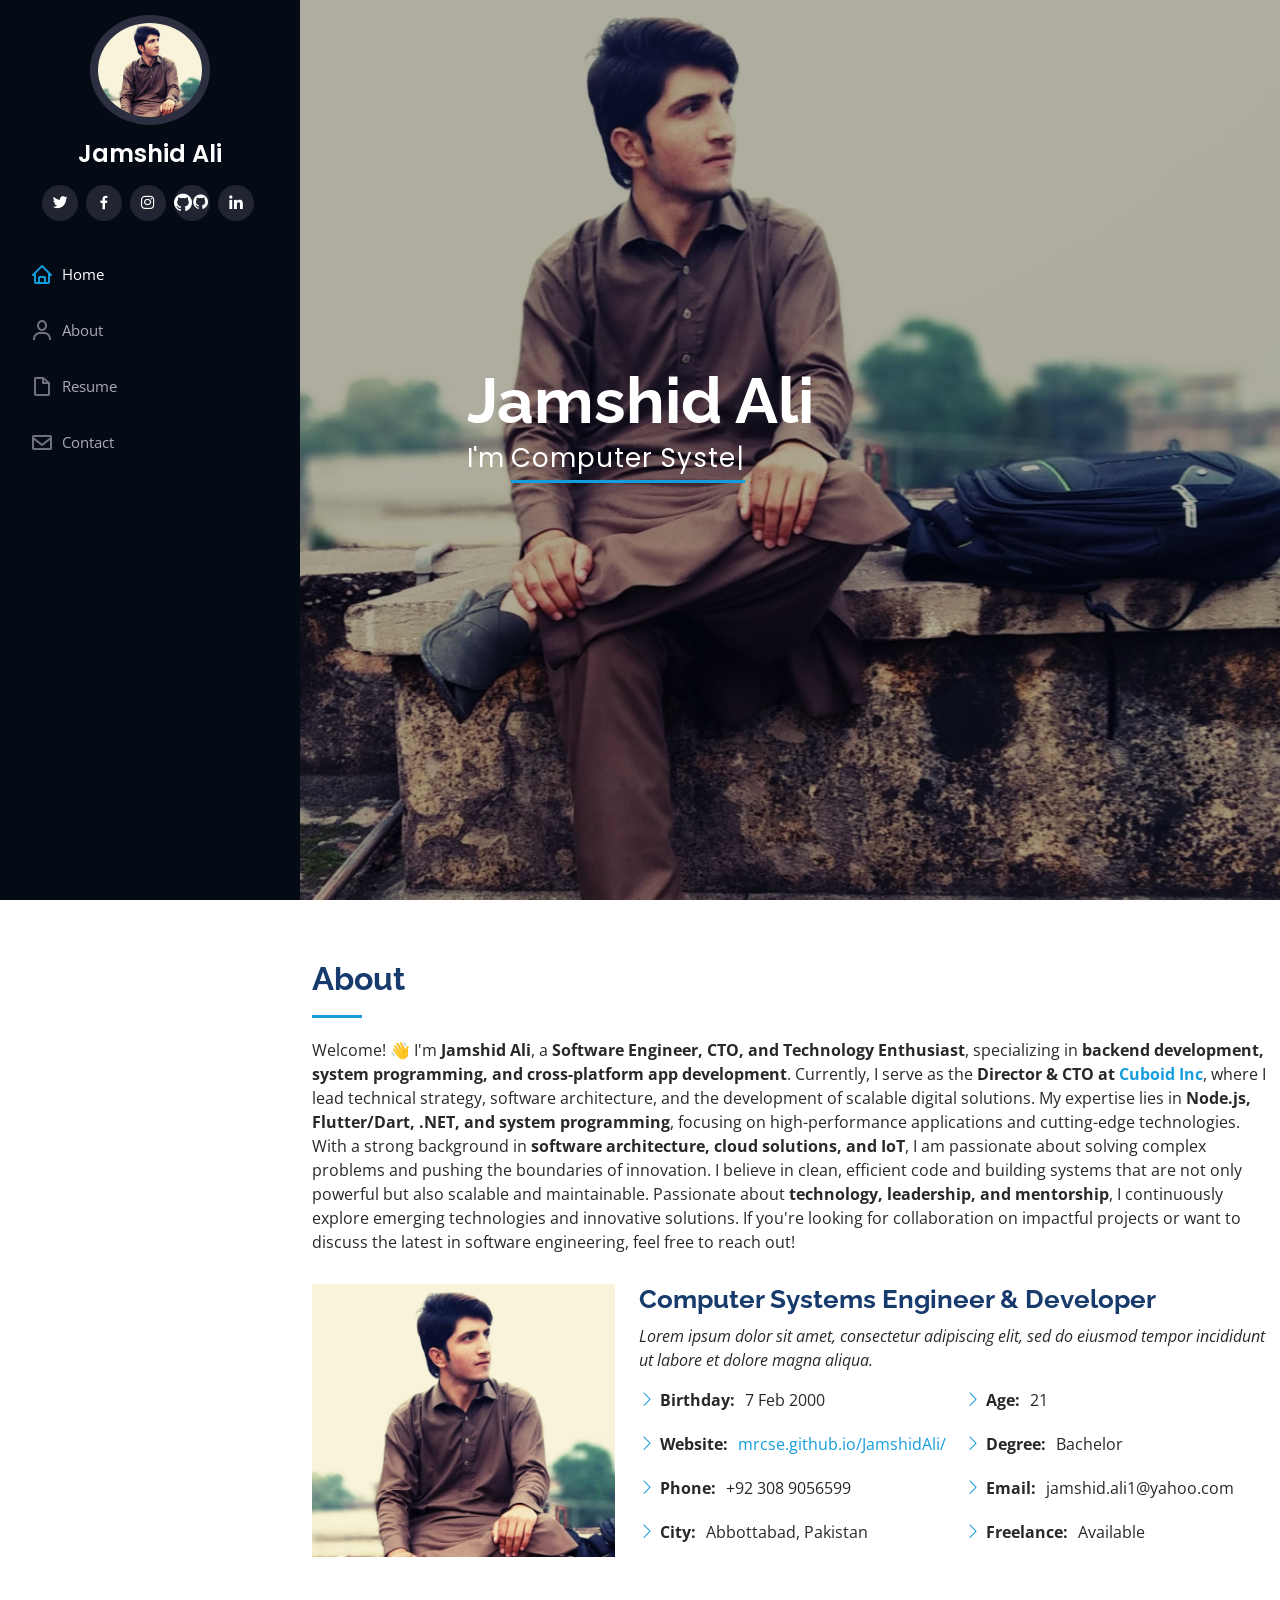
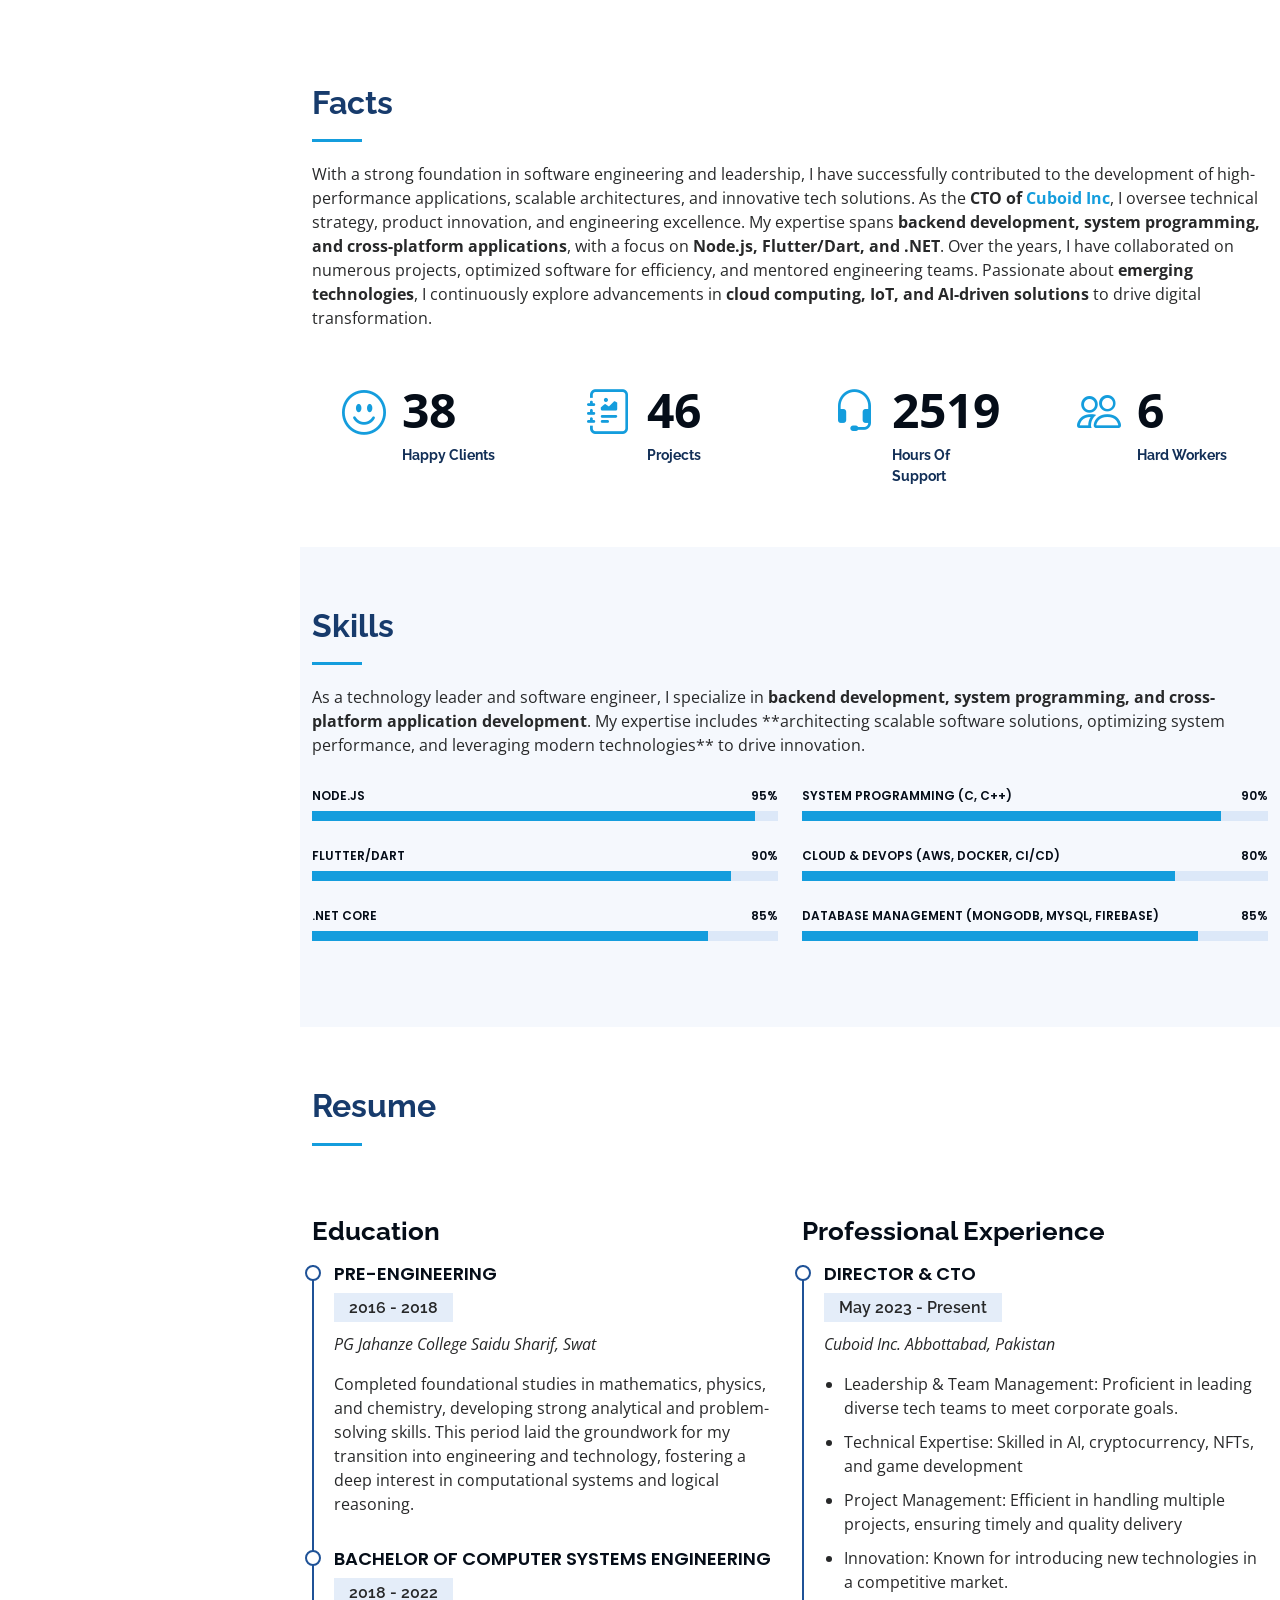
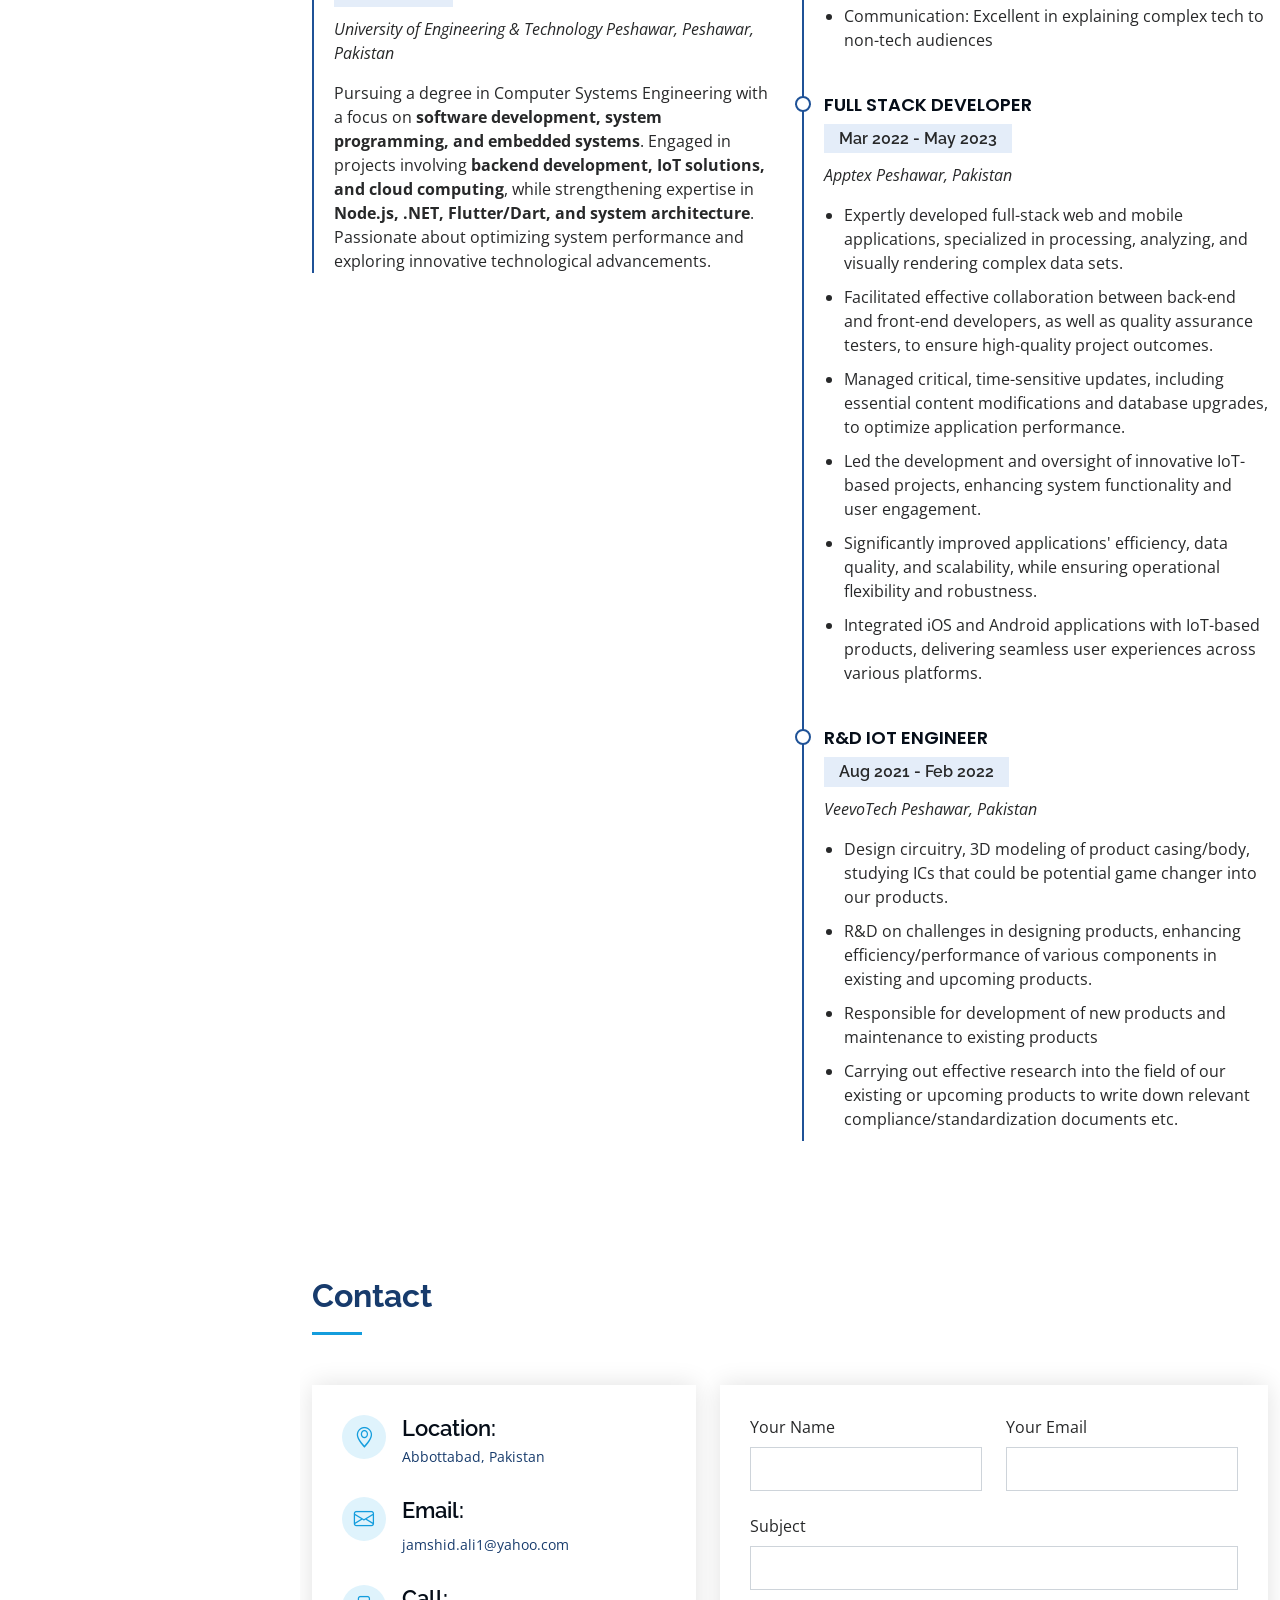
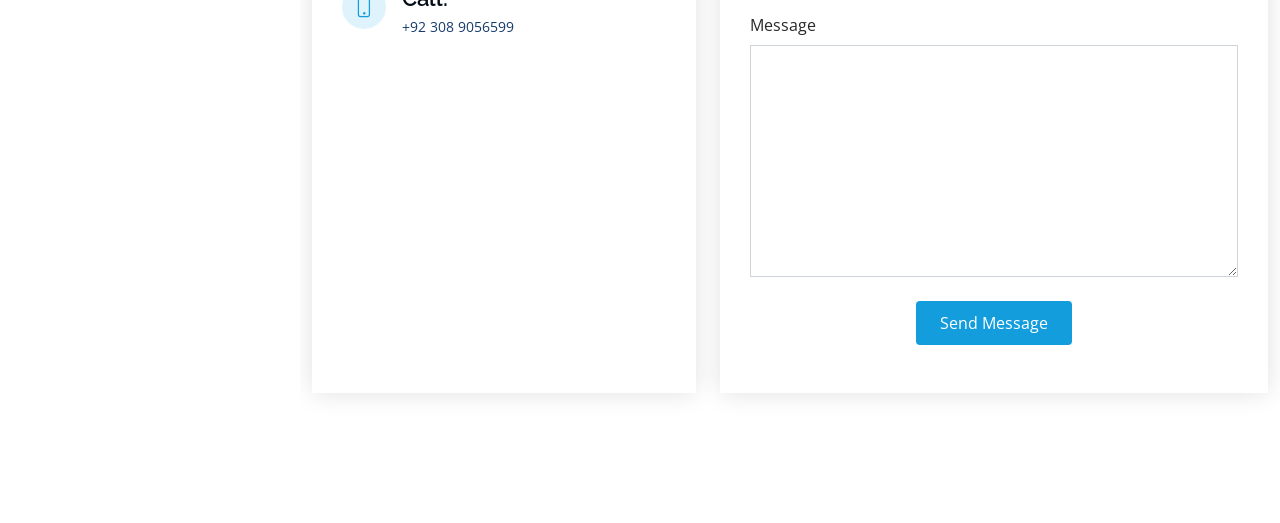
<file: index.html>
<!DOCTYPE html>
<html lang="en">

  <head>
    <meta charset="utf-8">
    <meta content="width=device-width, initial-scale=1.0" name="viewport">

    <title>Jamshid Ali</title>
    <meta content name="description">
    <meta content name="keywords">

    <!-- Favicons -->
    <link href="assets/img/profile-img.jpg" rel="icon">
    <link href="assets/img/profile-img.jpg" rel="apple-touch-icon">

    <!-- Google Fonts -->
    <link
      href="https://fonts.googleapis.com/css?family=Open+Sans:300,300i,400,400i,600,600i,700,700i|Raleway:300,300i,400,400i,500,500i,600,600i,700,700i|Poppins:300,300i,400,400i,500,500i,600,600i,700,700i"
      rel="stylesheet">

    <!-- Vendor CSS Files -->
    <link href="assets/vendor/aos/aos.css" rel="stylesheet">
    <link href="assets/vendor/bootstrap/css/bootstrap.min.css" rel="stylesheet">
    <link href="assets/vendor/bootstrap-icons/bootstrap-icons.css"
      rel="stylesheet">
    <link href="assets/vendor/boxicons/css/boxicons.min.css" rel="stylesheet">
    <link href="assets/vendor/glightbox/css/glightbox.min.css" rel="stylesheet">
    <link href="assets/vendor/swiper/swiper-bundle.min.css" rel="stylesheet">

    <link href="assets/css/style.css" rel="stylesheet">

  </head>

  <body>

    <!-- ======= Mobile nav toggle button ======= -->
    <i class="bi bi-list mobile-nav-toggle d-xl-none"></i>

    <!-- ======= Header ======= -->
    <header id="header">
      <div class="d-flex flex-column">

        <div class="profile">
          <img src="assets/img/profile-img.jpg" alt
            class="img-fluid rounded-circle">
          <h1 class="text-light"><a href="index.html">Jamshid Ali</a></h1>
          <div class="social-links mt-3 text-center">
            <a href="#" class="twitter"><i class="bx bxl-twitter"></i></a>
            <a href="#" class="facebook"><i class="bx bxl-facebook"></i></a>
            <a href="#" class="instagram"><i class="bx bxl-instagram"></i></a>
            <a href="https://github.com/mrcse" class="bi-github"><i
                class="bx bxl-github"></i></a>
            <a href="https://www.linkedin.com/in/jamshid-ali-826489200/"
              class="linkedin"><i class="bx bxl-linkedin"></i></a>
          </div>
        </div>

        <nav id="navbar" class="nav-menu navbar">
          <ul>
            <li><a href="#hero" class="nav-link scrollto active"><i
                  class="bx bx-home"></i> <span>Home</span></a></li>
            <li><a href="#about" class="nav-link scrollto"><i
                  class="bx bx-user"></i> <span>About</span></a></li>
            <li><a href="#resume" class="nav-link scrollto"><i
                  class="bx bx-file-blank"></i> <span>Resume</span></a></li>
            <li><a href="#contact" class="nav-link scrollto"><i
                  class="bx bx-envelope"></i> <span>Contact</span></a></li>
          </ul>
        </nav><!-- .nav-menu -->
      </div>
    </header><!-- End Header -->

    <!-- ======= Hero Section ======= -->
    <section id="hero"
      class="d-flex flex-column justify-content-center align-items-center">
      <div class="hero-container" data-aos="fade-in">
        <h1>Jamshid Ali</h1>
        <p>I'm <span class="typed"
            data-typed-items="Computer Systems Engineer, Developer, Programmer, Designer"></span></p>
      </div>
    </section><!-- End Hero -->

    <main id="main">

      <!-- ======= About Section ======= -->
      <section id="about" class="about">
        <div class="container">

          <div class="section-title">
            <h2>About</h2>
            <p>
              Welcome! 👋 I'm <strong>Jamshid Ali</strong>, a <strong>Software
                Engineer, CTO, and Technology Enthusiast</strong>, specializing
              in <strong>backend development, system programming, and
                cross-platform app development</strong>.

              Currently, I serve as the <strong>Director & CTO at <a
                  href="https://cuboidinc.com">Cuboid Inc</a></strong>, where I
              lead technical strategy, software architecture, and the
              development of scalable digital solutions. My expertise lies in
              <strong>Node.js, Flutter/Dart, .NET, and system
                programming</strong>, focusing
              on high-performance applications and cutting-edge technologies.

              With a strong background in <strong>software architecture, cloud
                solutions, and IoT</strong>, I am passionate about solving
              complex
              problems and pushing the boundaries of innovation. I believe in
              clean, efficient code and building systems that are not only
              powerful but also scalable and maintainable.

              Passionate about <strong>technology, leadership, and
                mentorship</strong>, I
              continuously explore emerging technologies and innovative
              solutions. If you're looking for collaboration on impactful
              projects or want to discuss the latest in software engineering,
              feel free to reach out!
            </p>
          </div>

          <div class="row">
            <div class="col-lg-4" data-aos="fade-right">
              <img src="assets/img/profile-img.jpg" class="img-fluid" alt>
            </div>
            <div class="col-lg-8 pt-4 pt-lg-0 content" data-aos="fade-left">
              <h3>Computer Systems Engineer &amp; Developer</h3>
              <p class="fst-italic">
                Lorem ipsum dolor sit amet, consectetur adipiscing elit, sed do
                eiusmod tempor incididunt ut labore et dolore
                magna aliqua.
              </p>
              <div class="row">
                <div class="col-lg-6">
                  <ul>
                    <li><i class="bi bi-chevron-right"></i>
                      <strong>Birthday:</strong> <span>7 Feb 2000</span></li>
                    <li><i class="bi bi-chevron-right"></i>
                      <strong>Website:</strong>
                      <span><a href="https://mrcse.github.io/JamshidAli/"
                          target="_blank">mrcse.github.io/JamshidAli/</a></span>

                    </li>
                    <li><i class="bi bi-chevron-right"></i>
                      <strong>Phone:</strong> <span>+92 308 9056599</span></li>
                    <li><i class="bi bi-chevron-right"></i>
                      <strong>City:</strong> <span>Abbottabad,
                        Pakistan</span></li>
                  </ul>
                </div>
                <div class="col-lg-6">
                  <ul>
                    <li><i class="bi bi-chevron-right"></i>
                      <strong>Age:</strong> <span>21</span></li>
                    <li><i class="bi bi-chevron-right"></i>
                      <strong>Degree:</strong> <span>Bachelor</span></li>
                    <li><i class="bi bi-chevron-right"></i>
                      <strong>Email:</strong>
                      <span>jamshid.ali1@yahoo.com</span></li>
                    <li><i class="bi bi-chevron-right"></i>
                      <strong>Freelance:</strong> <span>Available</span></li>
                  </ul>
                </div>
              </div>

            </div>
          </div>

        </div>
      </section><!-- End About Section -->

      <!-- ======= Facts Section ======= -->
      <section id="facts" class="facts">
        <div class="container">

          <div class="section-title">
            <h2>Facts</h2>
            <p>
              With a strong foundation in software engineering and leadership, I
              have successfully contributed to the development of
              high-performance applications, scalable architectures, and
              innovative tech solutions. As the <strong>CTO of <a
                  href="https://cuboidinc.com" target="_blank">Cuboid
                  Inc</a></strong>, I oversee technical strategy, product
              innovation, and engineering excellence.

              My expertise spans <strong>backend development, system
                programming, and cross-platform applications</strong>, with a
              focus on <strong>Node.js, Flutter/Dart, and .NET</strong>. Over
              the years, I have collaborated on numerous projects, optimized
              software for efficiency, and mentored engineering teams.

              Passionate about <strong>emerging technologies</strong>, I
              continuously explore advancements in <strong>cloud computing, IoT,
                and AI-driven solutions</strong> to drive digital
              transformation.
            </p>
          </div>

          <div class="row no-gutters">

            <div class="col-lg-3 col-md-6 d-md-flex align-items-md-stretch"
              data-aos="fade-up">
              <div class="count-box">
                <i class="bi bi-emoji-smile"></i>
                <span data-purecounter-start="0" data-purecounter-end="54"
                  data-purecounter-duration="1" class="purecounter"></span>
                <p><strong>Happy Clients</strong></p>
              </div>
            </div>

            <div class="col-lg-3 col-md-6 d-md-flex align-items-md-stretch"
              data-aos="fade-up" data-aos-delay="100">
              <div class="count-box">
                <i class="bi bi-journal-richtext"></i>
                <span data-purecounter-start="0" data-purecounter-end="67"
                  data-purecounter-duration="1" class="purecounter"></span>
                <p><strong>Projects</strong></p>
              </div>
            </div>

            <div class="col-lg-3 col-md-6 d-md-flex align-items-md-stretch"
              data-aos="fade-up" data-aos-delay="200">
              <div class="count-box">
                <i class="bi bi-headset"></i>
                <span data-purecounter-start="0" data-purecounter-end="3650"
                  data-purecounter-duration="1" class="purecounter"></span>
                <p><strong>Hours Of Support</strong></p>
              </div>
            </div>

            <div class="col-lg-3 col-md-6 d-md-flex align-items-md-stretch"
              data-aos="fade-up" data-aos-delay="300">
              <div class="count-box">
                <i class="bi bi-people"></i>
                <span data-purecounter-start="0" data-purecounter-end="09"
                  data-purecounter-duration="1" class="purecounter"></span>
                <p><strong>Hard Workers</strong></p>
              </div>
            </div>

          </div>

        </div>
      </section><!-- End Facts Section -->

      <!-- ======= Skills Section ======= -->
      <section id="skills" class="skills section-bg">
        <div class="container">

          <div class="section-title">
            <h2>Skills</h2>
            <p>
              As a technology leader and software engineer, I specialize in
              <strong>backend development, system programming, and
                cross-platform
                application development</strong>.
              My expertise includes **architecting scalable software solutions,
              optimizing system performance, and leveraging modern
              technologies** to drive innovation.
            </p>
          </div>

          <div class="row skills-content">

            <div class="col-lg-6" data-aos="fade-up">

              <div class="progress">
                <span class="skill">Node.js <i class="val">95%</i></span>
                <div class="progress-bar-wrap">
                  <div class="progress-bar" role="progressbar"
                    aria-valuenow="95" aria-valuemin="0"
                    aria-valuemax="100"></div>
                </div>
              </div>

              <div class="progress">
                <span class="skill">Flutter/Dart <i class="val">90%</i></span>
                <div class="progress-bar-wrap">
                  <div class="progress-bar" role="progressbar"
                    aria-valuenow="90" aria-valuemin="0"
                    aria-valuemax="100"></div>
                </div>
              </div>

              <div class="progress">
                <span class="skill">.NET Core <i class="val">85%</i></span>
                <div class="progress-bar-wrap">
                  <div class="progress-bar" role="progressbar"
                    aria-valuenow="85" aria-valuemin="0"
                    aria-valuemax="100"></div>
                </div>
              </div>

            </div>

            <div class="col-lg-6" data-aos="fade-up" data-aos-delay="100">

              <div class="progress">
                <span class="skill">System Programming (C, C++) <i
                    class="val">90%</i></span>
                <div class="progress-bar-wrap">
                  <div class="progress-bar" role="progressbar"
                    aria-valuenow="90" aria-valuemin="0"
                    aria-valuemax="100"></div>
                </div>
              </div>

              <div class="progress">
                <span class="skill">Cloud & DevOps (AWS, Docker, CI/CD) <i
                    class="val">80%</i></span>
                <div class="progress-bar-wrap">
                  <div class="progress-bar" role="progressbar"
                    aria-valuenow="80" aria-valuemin="0"
                    aria-valuemax="100"></div>
                </div>
              </div>

              <div class="progress">
                <span class="skill">Database Management (MongoDB, MySQL,
                  Firebase) <i class="val">85%</i></span>
                <div class="progress-bar-wrap">
                  <div class="progress-bar" role="progressbar"
                    aria-valuenow="85" aria-valuemin="0"
                    aria-valuemax="100"></div>
                </div>
              </div>

            </div>

          </div>

        </div>
      </section><!-- End Skills Section -->

      <!-- ======= Resume Section ======= -->
      <section id="resume" class="resume">
        <div class="container">

          <div class="section-title">
            <h2>Resume</h2>
          </div>

          <div class="row">
            <div class="col-lg-6" data-aos="fade-up">

              <h3 class="resume-title">Education</h3>
              <div class="resume-item">
                <h4>Pre-Engineering</h4>
                <h5>2016 - 2018</h5>
                <p><em>PG Jahanze College Saidu Sharif, Swat</em></p>
                <p>
                  Completed foundational studies in mathematics, physics, and
                  chemistry, developing strong analytical and problem-solving
                  skills. This period laid the groundwork for my transition into
                  engineering and technology, fostering a deep interest in
                  computational systems and logical reasoning.
                </p>
              </div>

              <div class="resume-item">
                <h4>Bachelor of Computer Systems Engineering</h4>
                <h5>2018 - 2022</h5>
                <p><em>University of Engineering & Technology Peshawar,
                    Peshawar, Pakistan</em></p>
                <p>
                  Pursuing a degree in Computer Systems Engineering with a focus
                  on <strong>software development, system programming, and
                    embedded
                    systems</strong>. Engaged in projects involving
                  <strong>backend
                    development, IoT solutions, and cloud computing</strong>,
                  while
                  strengthening expertise in <strong>Node.js, .NET,
                    Flutter/Dart, and
                    system architecture</strong>. Passionate about optimizing
                  system
                  performance and exploring innovative technological
                  advancements.
                </p>
              </div>
            </div>
            <div class="col-lg-6" data-aos="fade-up" data-aos-delay="100">
              <h3 class="resume-title">Professional Experience</h3>
              <div class="resume-item">
                <h4>Director & CTO</h4>
                <h5>May 2023 - Present</h5>
                <p><em>Cuboid Inc. Abbottabad, Pakistan</em></p>
                <ul>
                  <li>Leadership & Team Management: Proficient in leading
                    diverse tech teams to meet corporate
                    goals.</li>
                  <li>Technical Expertise: Skilled in AI, cryptocurrency, NFTs,
                    and game development</li>
                  <li>Project Management: Efficient in handling multiple
                    projects, ensuring timely and quality
                    delivery</li>
                  <li>Innovation: Known for introducing new technologies in a
                    competitive market.</li>
                  <li>Communication: Excellent in explaining complex tech to
                    non-tech audiences</li>
                </ul>
              </div>
              <div class="resume-item">
                <h4>Full Stack Developer</h4>
                <h5>Mar 2022 - May 2023</h5>
                <p><em>Apptex Peshawar, Pakistan</em></p>
                <ul>
                  <li> Expertly developed full-stack web and mobile
                    applications, specialized in processing, analyzing,
                    and visually rendering complex data sets.</li>
                  <li> Facilitated effective collaboration between back-end and
                    front-end developers, as well as
                    quality assurance testers, to ensure high-quality project
                    outcomes.</li>
                  <li>Managed critical, time-sensitive updates, including
                    essential content modifications and
                    database upgrades, to optimize application performance.</li>
                  <li>Led the development and oversight of innovative IoT-based
                    projects, enhancing system
                    functionality and user engagement.</li>
                  <li>Significantly improved applications' efficiency, data
                    quality, and scalability, while ensuring
                    operational flexibility and robustness.</li>
                  <li>Integrated iOS and Android applications with IoT-based
                    products, delivering seamless user
                    experiences across various platforms.</li>
                </ul>
              </div>
              <div class="resume-item">
                <h4>R&D IoT Engineer</h4>
                <h5>Aug 2021 - Feb 2022</h5>
                <p><em>VeevoTech Peshawar, Pakistan</em></p>
                <ul>
                  <li>Design circuitry, 3D modeling of product casing/body,
                    studying ICs that could be potential game changer into our
                    products.</li>
                  <li>R&D on challenges in designing products, enhancing
                    efficiency/performance of various components in existing and
                    upcoming products.</li>
                  <li>Responsible for development of new products and
                    maintenance to existing products</li>
                  <li>Carrying out effective research into the field of our
                    existing or upcoming products to write down relevant
                    compliance/standardization documents etc.</li>
                </ul>
              </div>

            </div>
          </div>

        </div>
      </section><!-- End Resume Section -->

      <!-- ======= Contact Section ======= -->
      <section id="contact" class="contact">
        <div class="container">

          <div class="section-title">
            <h2>Contact</h2>

          </div>

          <div class="row" data-aos="fade-in">

            <div class="col-lg-5 d-flex align-items-stretch">
              <div class="info">
                <div class="address">
                  <i class="bi bi-geo-alt"></i>
                  <h4>Location:</h4>
                  <p>Abbottabad, Pakistan</p>
                </div>

                <div class="email">
                  <i class="bi bi-envelope"></i>
                  <h4>Email:</h4>
                  <p>jamshid.ali1@yahoo.com</p>
                </div>

                <div class="phone">
                  <i class="bi bi-phone"></i>
                  <h4>Call:</h4>
                  <p>+92 308 9056599</p>
                </div>
                <iframe class="gmap_iframe" frameborder="0" scrolling="no"
                  marginheight="0" marginwidth="0"
                  src="https://maps.google.com/maps?hl=en&amp;q=Cuboid Incorporation&amp;t=&amp;z=14&amp;ie=UTF8&amp;iwloc=B&amp;output=embed"
                  frameborder="0" style="border:0; width: 100%; height: 290px;"
                  allowfullscreen></iframe>
              </div>
            </div>

            <div class="col-lg-7 mt-5 mt-lg-0 d-flex align-items-stretch">
              <form action="forms/contact.php" method="post" role="form"
                class="php-email-form">
                <div class="row">
                  <div class="form-group col-md-6">
                    <label for="name">Your Name</label>
                    <input type="text" name="name" class="form-control"
                      id="name" required>
                  </div>
                  <div class="form-group col-md-6">
                    <label for="name">Your Email</label>
                    <input type="email" class="form-control" name="email"
                      id="email" required>
                  </div>
                </div>
                <div class="form-group">
                  <label for="name">Subject</label>
                  <input type="text" class="form-control" name="subject"
                    id="subject" required>
                </div>
                <div class="form-group">
                  <label for="name">Message</label>
                  <textarea class="form-control" name="message" rows="10"
                    required></textarea>
                </div>
                <div class="my-3">
                  <div class="loading">Loading</div>
                  <div class="error-message"></div>
                  <div class="sent-message">Your message has been sent. Thank
                    you!</div>
                </div>
                <div class="text-center"><button type="submit">Send
                    Message</button></div>
              </form>
            </div>

          </div>

        </div>
      </section><!-- End Contact Section -->

    </main><!-- End #main -->

    <a href="#"
      class="back-to-top d-flex align-items-center justify-content-center"><i
        class="bi bi-arrow-up-short"></i></a>

    <!-- Vendor JS Files -->
    <script src="assets/vendor/aos/aos.js"></script>
    <script src="assets/vendor/bootstrap/js/bootstrap.bundle.min.js"></script>
    <script src="assets/vendor/glightbox/js/glightbox.min.js"></script>
    <script src="assets/vendor/isotope-layout/isotope.pkgd.min.js"></script>
    <script src="assets/vendor/php-email-form/validate.js"></script>
    <script src="assets/vendor/purecounter/purecounter.js"></script>
    <script src="assets/vendor/swiper/swiper-bundle.min.js"></script>
    <script src="assets/vendor/typed.js/typed.min.js"></script>
    <script src="assets/vendor/waypoints/noframework.waypoints.js"></script>

    <!-- Template Main JS File -->
    <script src="assets/js/main.js"></script>

  </body>

</html>
</file>
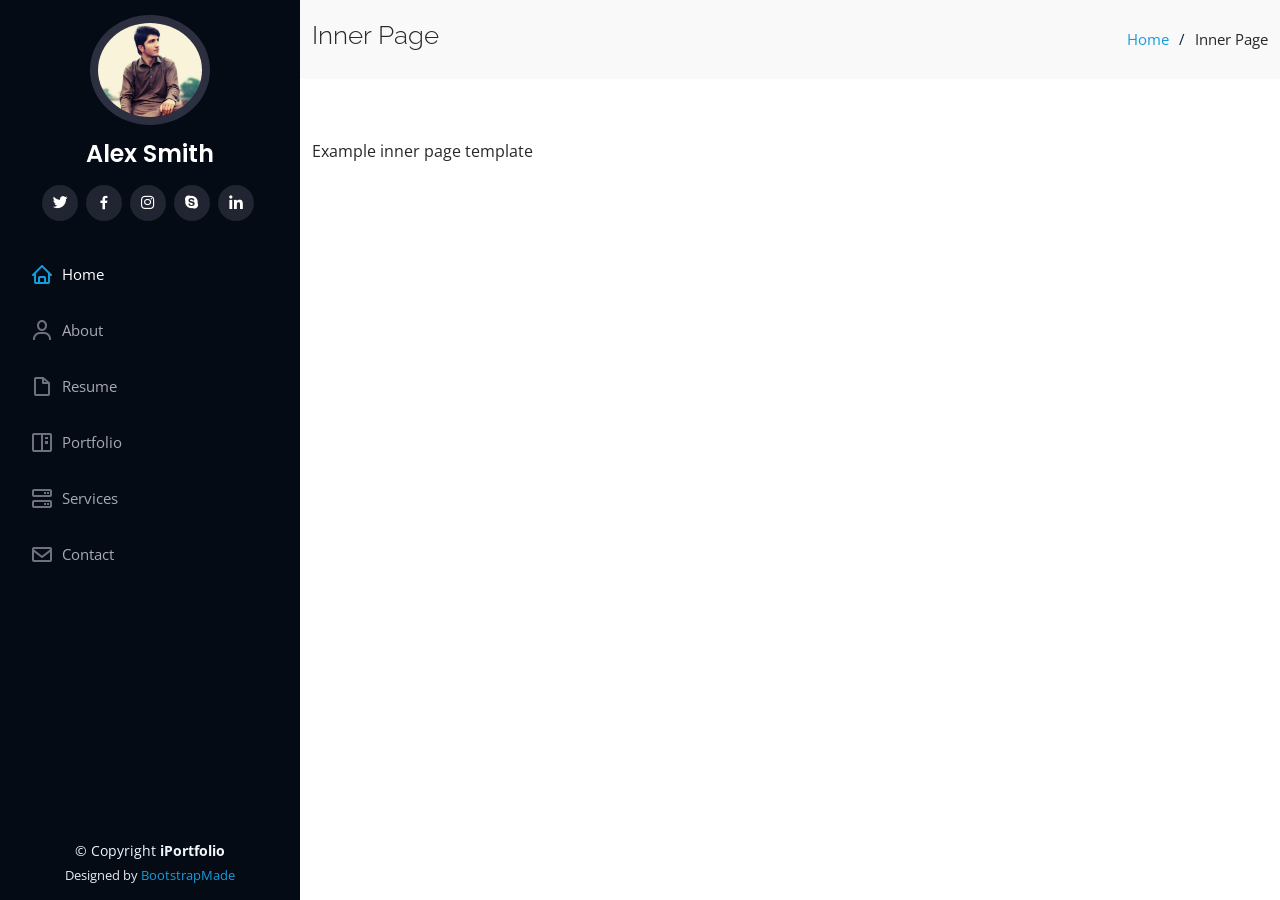
<file: inner-page.html>
<!DOCTYPE html>
<html lang="en">

<head>
  <meta charset="utf-8">
  <meta content="width=device-width, initial-scale=1.0" name="viewport">

  <title>Inner Page - iPortfolio Bootstrap Template</title>
  <meta content="" name="description">
  <meta content="" name="keywords">

  <!-- Favicons -->
  <link href="assets/img/favicon.png" rel="icon">
  <link href="assets/img/apple-touch-icon.png" rel="apple-touch-icon">

  <!-- Google Fonts -->
  <link href="https://fonts.googleapis.com/css?family=Open+Sans:300,300i,400,400i,600,600i,700,700i|Raleway:300,300i,400,400i,500,500i,600,600i,700,700i|Poppins:300,300i,400,400i,500,500i,600,600i,700,700i" rel="stylesheet">

  <!-- Vendor CSS Files -->
  <link href="assets/vendor/aos/aos.css" rel="stylesheet">
  <link href="assets/vendor/bootstrap/css/bootstrap.min.css" rel="stylesheet">
  <link href="assets/vendor/bootstrap-icons/bootstrap-icons.css" rel="stylesheet">
  <link href="assets/vendor/boxicons/css/boxicons.min.css" rel="stylesheet">
  <link href="assets/vendor/glightbox/css/glightbox.min.css" rel="stylesheet">
  <link href="assets/vendor/swiper/swiper-bundle.min.css" rel="stylesheet">

  <!-- Template Main CSS File -->
  <link href="assets/css/style.css" rel="stylesheet">

  <!-- =======================================================
  * Template Name: iPortfolio - v3.4.0
  * Template URL: https://bootstrapmade.com/iportfolio-bootstrap-portfolio-websites-template/
  * Author: BootstrapMade.com
  * License: https://bootstrapmade.com/license/
  ======================================================== -->
</head>

<body>

  <!-- ======= Mobile nav toggle button ======= -->
  <i class="bi bi-list mobile-nav-toggle d-xl-none"></i>

  <!-- ======= Header ======= -->
  <header id="header">
    <div class="d-flex flex-column">

      <div class="profile">
        <img src="assets/img/profile-img.jpg" alt="" class="img-fluid rounded-circle">
        <h1 class="text-light"><a href="index.html">Alex Smith</a></h1>
        <div class="social-links mt-3 text-center">
          <a href="#" class="twitter"><i class="bx bxl-twitter"></i></a>
          <a href="#" class="facebook"><i class="bx bxl-facebook"></i></a>
          <a href="#" class="instagram"><i class="bx bxl-instagram"></i></a>
          <a href="#" class="google-plus"><i class="bx bxl-skype"></i></a>
          <a href="#" class="linkedin"><i class="bx bxl-linkedin"></i></a>
        </div>
      </div>

      <nav id="navbar" class="nav-menu navbar">
        <ul>
          <li><a href="#hero" class="nav-link scrollto active"><i class="bx bx-home"></i> <span>Home</span></a></li>
          <li><a href="#about" class="nav-link scrollto"><i class="bx bx-user"></i> <span>About</span></a></li>
          <li><a href="#resume" class="nav-link scrollto"><i class="bx bx-file-blank"></i> <span>Resume</span></a></li>
          <li><a href="#portfolio" class="nav-link scrollto"><i class="bx bx-book-content"></i> <span>Portfolio</span></a></li>
          <li><a href="#services" class="nav-link scrollto"><i class="bx bx-server"></i> <span>Services</span></a></li>
          <li><a href="#contact" class="nav-link scrollto"><i class="bx bx-envelope"></i> <span>Contact</span></a></li>
        </ul>
      </nav><!-- .nav-menu -->
    </div>
  </header><!-- End Header -->

  <main id="main">

    <!-- ======= Breadcrumbs ======= -->
    <section class="breadcrumbs">
      <div class="container">

        <div class="d-flex justify-content-between align-items-center">
          <h2>Inner Page</h2>
          <ol>
            <li><a href="index.html">Home</a></li>
            <li>Inner Page</li>
          </ol>
        </div>

      </div>
    </section><!-- End Breadcrumbs -->

    <section class="inner-page">
      <div class="container">
        <p>
          Example inner page template
        </p>
      </div>
    </section>

  </main><!-- End #main -->

  <!-- ======= Footer ======= -->
  <footer id="footer">
    <div class="container">
      <div class="copyright">
        &copy; Copyright <strong><span>iPortfolio</span></strong>
      </div>
      <div class="credits">
        <!-- All the links in the footer should remain intact. -->
        <!-- You can delete the links only if you purchased the pro version. -->
        <!-- Licensing information: https://bootstrapmade.com/license/ -->
        <!-- Purchase the pro version with working PHP/AJAX contact form: https://bootstrapmade.com/iportfolio-bootstrap-portfolio-websites-template/ -->
        Designed by <a href="https://bootstrapmade.com/">BootstrapMade</a>
      </div>
    </div>
  </footer><!-- End  Footer -->

  <a href="#" class="back-to-top d-flex align-items-center justify-content-center"><i class="bi bi-arrow-up-short"></i></a>

  <!-- Vendor JS Files -->
  <script src="assets/vendor/aos/aos.js"></script>
  <script src="assets/vendor/bootstrap/js/bootstrap.bundle.min.js"></script>
  <script src="assets/vendor/glightbox/js/glightbox.min.js"></script>
  <script src="assets/vendor/isotope-layout/isotope.pkgd.min.js"></script>
  <script src="assets/vendor/php-email-form/validate.js"></script>
  <script src="assets/vendor/purecounter/purecounter.js"></script>
  <script src="assets/vendor/swiper/swiper-bundle.min.js"></script>
  <script src="assets/vendor/typed.js/typed.min.js"></script>
  <script src="assets/vendor/waypoints/noframework.waypoints.js"></script>

  <!-- Template Main JS File -->
  <script src="assets/js/main.js"></script>

</body>

</html>
</file>
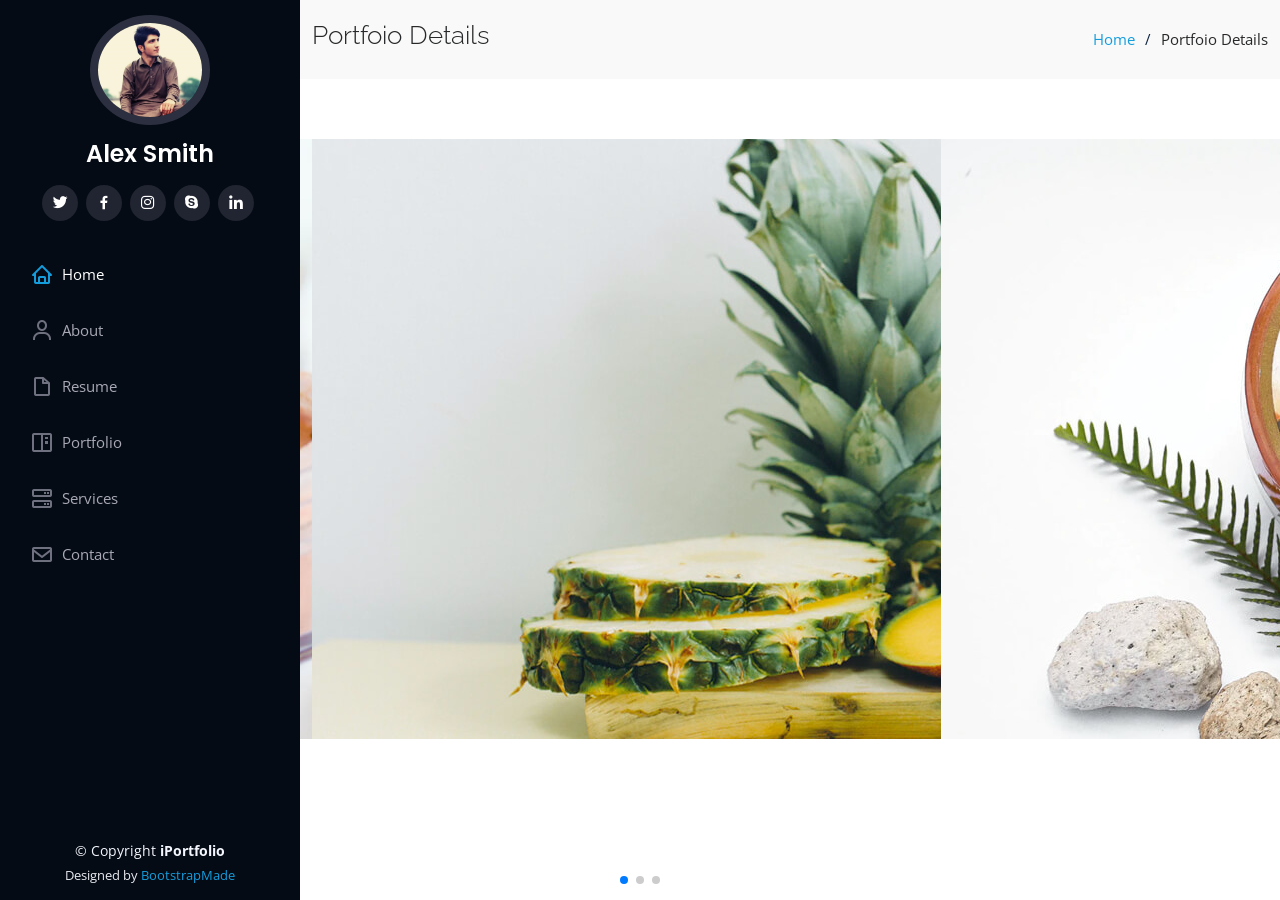
<file: portfolio-details.html>
<!DOCTYPE html>
<html lang="en">

<head>
  <meta charset="utf-8">
  <meta content="width=device-width, initial-scale=1.0" name="viewport">

  <title>Portfolio Details - iPortfolio Bootstrap Template</title>
  <meta content="" name="description">
  <meta content="" name="keywords">

  <!-- Favicons -->
  <link href="assets/img/favicon.png" rel="icon">
  <link href="assets/img/apple-touch-icon.png" rel="apple-touch-icon">

  <!-- Google Fonts -->
  <link href="https://fonts.googleapis.com/css?family=Open+Sans:300,300i,400,400i,600,600i,700,700i|Raleway:300,300i,400,400i,500,500i,600,600i,700,700i|Poppins:300,300i,400,400i,500,500i,600,600i,700,700i" rel="stylesheet">

  <!-- Vendor CSS Files -->
  <link href="assets/vendor/aos/aos.css" rel="stylesheet">
  <link href="assets/vendor/bootstrap/css/bootstrap.min.css" rel="stylesheet">
  <link href="assets/vendor/bootstrap-icons/bootstrap-icons.css" rel="stylesheet">
  <link href="assets/vendor/boxicons/css/boxicons.min.css" rel="stylesheet">
  <link href="assets/vendor/glightbox/css/glightbox.min.css" rel="stylesheet">
  <link href="assets/vendor/swiper/swiper-bundle.min.css" rel="stylesheet">

  <!-- Template Main CSS File -->
  <link href="assets/css/style.css" rel="stylesheet">

  <!-- =======================================================
  * Template Name: iPortfolio - v3.4.0
  * Template URL: https://bootstrapmade.com/iportfolio-bootstrap-portfolio-websites-template/
  * Author: BootstrapMade.com
  * License: https://bootstrapmade.com/license/
  ======================================================== -->
</head>

<body>

  <!-- ======= Mobile nav toggle button ======= -->
  <i class="bi bi-list mobile-nav-toggle d-xl-none"></i>

  <!-- ======= Header ======= -->
  <header id="header">
    <div class="d-flex flex-column">

      <div class="profile">
        <img src="assets/img/profile-img.jpg" alt="" class="img-fluid rounded-circle">
        <h1 class="text-light"><a href="index.html">Alex Smith</a></h1>
        <div class="social-links mt-3 text-center">
          <a href="#" class="twitter"><i class="bx bxl-twitter"></i></a>
          <a href="#" class="facebook"><i class="bx bxl-facebook"></i></a>
          <a href="#" class="instagram"><i class="bx bxl-instagram"></i></a>
          <a href="#" class="google-plus"><i class="bx bxl-skype"></i></a>
          <a href="#" class="linkedin"><i class="bx bxl-linkedin"></i></a>
        </div>
      </div>

      <nav id="navbar" class="nav-menu navbar">
        <ul>
          <li><a href="#hero" class="nav-link scrollto active"><i class="bx bx-home"></i> <span>Home</span></a></li>
          <li><a href="#about" class="nav-link scrollto"><i class="bx bx-user"></i> <span>About</span></a></li>
          <li><a href="#resume" class="nav-link scrollto"><i class="bx bx-file-blank"></i> <span>Resume</span></a></li>
          <li><a href="#portfolio" class="nav-link scrollto"><i class="bx bx-book-content"></i> <span>Portfolio</span></a></li>
          <li><a href="#services" class="nav-link scrollto"><i class="bx bx-server"></i> <span>Services</span></a></li>
          <li><a href="#contact" class="nav-link scrollto"><i class="bx bx-envelope"></i> <span>Contact</span></a></li>
        </ul>
      </nav><!-- .nav-menu -->
    </div>
  </header><!-- End Header -->

  <main id="main">

    <!-- ======= Breadcrumbs ======= -->
    <section id="breadcrumbs" class="breadcrumbs">
      <div class="container">

        <div class="d-flex justify-content-between align-items-center">
          <h2>Portfoio Details</h2>
          <ol>
            <li><a href="index.html">Home</a></li>
            <li>Portfoio Details</li>
          </ol>
        </div>

      </div>
    </section><!-- End Breadcrumbs -->

    <!-- ======= Portfolio Details Section ======= -->
    <section id="portfolio-details" class="portfolio-details">
      <div class="container">

        <div class="row gy-4">

          <div class="col-lg-8">
            <div class="portfolio-details-slider swiper-container">
              <div class="swiper-wrapper align-items-center">

                <div class="swiper-slide">
                  <img src="assets/img/portfolio/portfolio-details-1.jpg" alt="">
                </div>

                <div class="swiper-slide">
                  <img src="assets/img/portfolio/portfolio-details-2.jpg" alt="">
                </div>

                <div class="swiper-slide">
                  <img src="assets/img/portfolio/portfolio-details-3.jpg" alt="">
                </div>

              </div>
              <div class="swiper-pagination"></div>
            </div>
          </div>

          <div class="col-lg-4">
            <div class="portfolio-info">
              <h3>Project information</h3>
              <ul>
                <li><strong>Category</strong>: Web design</li>
                <li><strong>Client</strong>: ASU Company</li>
                <li><strong>Project date</strong>: 01 March, 2020</li>
                <li><strong>Project URL</strong>: <a href="#">www.example.com</a></li>
              </ul>
            </div>
            <div class="portfolio-description">
              <h2>This is an example of portfolio detail</h2>
              <p>
                Autem ipsum nam porro corporis rerum. Quis eos dolorem eos itaque inventore commodi labore quia quia. Exercitationem repudiandae officiis neque suscipit non officia eaque itaque enim. Voluptatem officia accusantium nesciunt est omnis tempora consectetur dignissimos. Sequi nulla at esse enim cum deserunt eius.
              </p>
            </div>
          </div>

        </div>

      </div>
    </section><!-- End Portfolio Details Section -->

  </main><!-- End #main -->

  <!-- ======= Footer ======= -->
  <footer id="footer">
    <div class="container">
      <div class="copyright">
        &copy; Copyright <strong><span>iPortfolio</span></strong>
      </div>
      <div class="credits">
        <!-- All the links in the footer should remain intact. -->
        <!-- You can delete the links only if you purchased the pro version. -->
        <!-- Licensing information: https://bootstrapmade.com/license/ -->
        <!-- Purchase the pro version with working PHP/AJAX contact form: https://bootstrapmade.com/iportfolio-bootstrap-portfolio-websites-template/ -->
        Designed by <a href="https://bootstrapmade.com/">BootstrapMade</a>
      </div>
    </div>
  </footer><!-- End  Footer -->

  <a href="#" class="back-to-top d-flex align-items-center justify-content-center"><i class="bi bi-arrow-up-short"></i></a>

  <!-- Vendor JS Files -->
  <script src="assets/vendor/aos/aos.js"></script>
  <script src="assets/vendor/bootstrap/js/bootstrap.bundle.min.js"></script>
  <script src="assets/vendor/glightbox/js/glightbox.min.js"></script>
  <script src="assets/vendor/isotope-layout/isotope.pkgd.min.js"></script>
  <script src="assets/vendor/php-email-form/validate.js"></script>
  <script src="assets/vendor/purecounter/purecounter.js"></script>
  <script src="assets/vendor/swiper/swiper-bundle.min.js"></script>
  <script src="assets/vendor/typed.js/typed.min.js"></script>
  <script src="assets/vendor/waypoints/noframework.waypoints.js"></script>

  <!-- Template Main JS File -->
  <script src="assets/js/main.js"></script>

</body>

</html>
</file>
<file: assets/css/style.css>
/**
* Template Name: iPortfolio - v3.4.0
* Template URL: https://bootstrapmade.com/iportfolio-bootstrap-portfolio-websites-template/
* Author: BootstrapMade.com
* License: https://bootstrapmade.com/license/
*/

/*--------------------------------------------------------------
# General
--------------------------------------------------------------*/
body {
  font-family: "Open Sans", sans-serif;
  color: #272829;
}

a {
  color: #149ddd;
  text-decoration: none;
}

a:hover {
  color: #37b3ed;
  text-decoration: none;
}

h1, h2, h3, h4, h5, h6 {
  font-family: "Raleway", sans-serif;
}

/*--------------------------------------------------------------
# Back to top button
--------------------------------------------------------------*/
.back-to-top {
  position: fixed;
  visibility: hidden;
  opacity: 0;
  right: 15px;
  bottom: 15px;
  z-index: 996;
  background: #149ddd;
  width: 40px;
  height: 40px;
  border-radius: 50px;
  transition: all 0.4s;
}
.back-to-top i {
  font-size: 28px;
  color: #fff;
  line-height: 0;
}
.back-to-top:hover {
  background: #2eafec;
  color: #fff;
}
.back-to-top.active {
  visibility: visible;
  opacity: 1;
}

/*--------------------------------------------------------------
# Header
--------------------------------------------------------------*/
#header {
  position: fixed;
  top: 0;
  left: 0;
  bottom: 0;
  width: 300px;
  transition: all ease-in-out 0.5s;
  z-index: 9997;
  transition: all 0.5s;
  padding: 0 15px;
  background: #040b14;
  overflow-y: auto;
}
#header .profile img {
  margin: 15px auto;
  display: block;
  width: 120px;
  border: 8px solid #2c2f3f;
}
#header .profile h1 {
  font-size: 24px;
  margin: 0;
  padding: 0;
  font-weight: 600;
  -moz-text-align-last: center;
  text-align-last: center;
  font-family: "Poppins", sans-serif;
}
#header .profile h1 a, #header .profile h1 a:hover {
  color: #fff;
  text-decoration: none;
}
#header .profile .social-links a {
  font-size: 18px;
  display: inline-block;
  background: #212431;
  color: #fff;
  line-height: 1;
  padding: 8px 0;
  margin-right: 4px;
  border-radius: 50%;
  text-align: center;
  width: 36px;
  height: 36px;
  transition: 0.3s;
}
#header .profile .social-links a:hover {
  background: #149ddd;
  color: #fff;
  text-decoration: none;
}

#main {
  margin-left: 300px;
}

@media (max-width: 1199px) {
  #header {
    left: -300px;
  }

  #main {
    margin-left: 0;
  }
}
/*--------------------------------------------------------------
# Navigation Menu
--------------------------------------------------------------*/
/* Desktop Navigation */
.nav-menu {
  padding: 30px 0 0 0;
}
.nav-menu * {
  margin: 0;
  padding: 0;
  list-style: none;
}
.nav-menu > ul > li {
  position: relative;
  white-space: nowrap;
}
.nav-menu a, .nav-menu a:focus {
  display: flex;
  align-items: center;
  color: #a8a9b4;
  padding: 12px 15px;
  margin-bottom: 8px;
  transition: 0.3s;
  font-size: 15px;
}
.nav-menu a i, .nav-menu a:focus i {
  font-size: 24px;
  padding-right: 8px;
  color: #6f7180;
}
.nav-menu a:hover, .nav-menu .active, .nav-menu .active:focus, .nav-menu li:hover > a {
  text-decoration: none;
  color: #fff;
}
.nav-menu a:hover i, .nav-menu .active i, .nav-menu .active:focus i, .nav-menu li:hover > a i {
  color: #149ddd;
}

/* Mobile Navigation */
.mobile-nav-toggle {
  position: fixed;
  right: 15px;
  top: 15px;
  z-index: 9998;
  border: 0;
  font-size: 24px;
  transition: all 0.4s;
  outline: none !important;
  background-color: #149ddd;
  color: #fff;
  width: 40px;
  height: 40px;
  display: inline-flex;
  align-items: center;
  justify-content: center;
  line-height: 0;
  border-radius: 50px;
  cursor: pointer;
}

.mobile-nav-active {
  overflow: hidden;
}
.mobile-nav-active #header {
  left: 0;
}

/*--------------------------------------------------------------
# Hero Section
--------------------------------------------------------------*/
#hero {
  width: 100%;
  height: 100vh;
  background: url("../img/hero-bg.jpg") top center;
  background-size: cover;
}
#hero:before {
  content: "";
  background: rgba(5, 13, 24, 0.3);
  position: absolute;
  bottom: 0;
  top: 0;
  left: 0;
  right: 0;
  z-index: 1;
}
#hero .hero-container {
  position: relative;
  z-index: 2;
  min-width: 300px;
}
#hero h1 {
  margin: 0 0 10px 0;
  font-size: 64px;
  font-weight: 700;
  line-height: 56px;
  color: #fff;
}
#hero p {
  color: #fff;
  margin-bottom: 50px;
  font-size: 26px;
  font-family: "Poppins", sans-serif;
}
#hero p span {
  color: #fff;
  padding-bottom: 4px;
  letter-spacing: 1px;
  border-bottom: 3px solid #149ddd;
}
@media (min-width: 1024px) {
  #hero {
    background-attachment: fixed;
  }
}
@media (max-width: 768px) {
  #hero h1 {
    font-size: 28px;
    line-height: 36px;
  }
  #hero h2 {
    font-size: 18px;
    line-height: 24px;
    margin-bottom: 30px;
  }
}

/*--------------------------------------------------------------
# Sections General
--------------------------------------------------------------*/
section {
  padding: 60px 0;
  overflow: hidden;
}

.section-bg {
  background: #f5f8fd;
}

.section-title {
  padding-bottom: 30px;
}
.section-title h2 {
  font-size: 32px;
  font-weight: bold;
  margin-bottom: 20px;
  padding-bottom: 20px;
  position: relative;
  color: #173b6c;
}
.section-title h2::after {
  content: "";
  position: absolute;
  display: block;
  width: 50px;
  height: 3px;
  background: #149ddd;
  bottom: 0;
  left: 0;
}
.section-title p {
  margin-bottom: 0;
}

/*--------------------------------------------------------------
# About
--------------------------------------------------------------*/
.about .content h3 {
  font-weight: 700;
  font-size: 26px;
  color: #173b6c;
}
.about .content ul {
  list-style: none;
  padding: 0;
}
.about .content ul li {
  margin-bottom: 20px;
  display: flex;
  align-items: center;
}
.about .content ul strong {
  margin-right: 10px;
}
.about .content ul i {
  font-size: 16px;
  margin-right: 5px;
  color: #149ddd;
  line-height: 0;
}
.about .content p:last-child {
  margin-bottom: 0;
}

/*--------------------------------------------------------------
# Facts
--------------------------------------------------------------*/
.facts {
  padding-bottom: 30px;
}
.facts .count-box {
  padding: 30px;
  width: 100%;
}
.facts .count-box i {
  display: block;
  font-size: 44px;
  color: #149ddd;
  float: left;
  line-height: 0;
}
.facts .count-box span {
  font-size: 48px;
  line-height: 40px;
  display: block;
  font-weight: 700;
  color: #050d18;
  margin-left: 60px;
}
.facts .count-box p {
  padding: 15px 0 0 0;
  margin: 0 0 0 60px;
  font-family: "Raleway", sans-serif;
  font-size: 14px;
  color: #122f57;
}
.facts .count-box a {
  font-weight: 600;
  display: block;
  margin-top: 20px;
  color: #122f57;
  font-size: 15px;
  font-family: "Poppins", sans-serif;
  transition: ease-in-out 0.3s;
}
.facts .count-box a:hover {
  color: #1f5297;
}

/*--------------------------------------------------------------
# Akills
--------------------------------------------------------------*/
.skills .progress {
  height: 60px;
  display: block;
  background: none;
  border-radius: 0;
}
.skills .progress .skill {
  padding: 0;
  margin: 0 0 6px 0;
  text-transform: uppercase;
  display: block;
  font-weight: 600;
  font-family: "Poppins", sans-serif;
  color: #050d18;
}
.skills .progress .skill .val {
  float: right;
  font-style: normal;
}
.skills .progress-bar-wrap {
  background: #dce8f8;
  height: 10px;
}
.skills .progress-bar {
  width: 1px;
  height: 10px;
  transition: 0.9s;
  background-color: #149ddd;
}

/*--------------------------------------------------------------
# Resume
--------------------------------------------------------------*/
.resume .resume-title {
  font-size: 26px;
  font-weight: 700;
  margin-top: 20px;
  margin-bottom: 20px;
  color: #050d18;
}
.resume .resume-item {
  padding: 0 0 20px 20px;
  margin-top: -2px;
  border-left: 2px solid #1f5297;
  position: relative;
}
.resume .resume-item h4 {
  line-height: 18px;
  font-size: 18px;
  font-weight: 600;
  text-transform: uppercase;
  font-family: "Poppins", sans-serif;
  color: #050d18;
  margin-bottom: 10px;
}
.resume .resume-item h5 {
  font-size: 16px;
  background: #e4edf9;
  padding: 5px 15px;
  display: inline-block;
  font-weight: 600;
  margin-bottom: 10px;
}
.resume .resume-item ul {
  padding-left: 20px;
}
.resume .resume-item ul li {
  padding-bottom: 10px;
}
.resume .resume-item:last-child {
  padding-bottom: 0;
}
.resume .resume-item::before {
  content: "";
  position: absolute;
  width: 16px;
  height: 16px;
  border-radius: 50px;
  left: -9px;
  top: 0;
  background: #fff;
  border: 2px solid #1f5297;
}

/*--------------------------------------------------------------
# Contact
--------------------------------------------------------------*/
.contact {
  padding-bottom: 130px;
}
.contact .info {
  padding: 30px;
  background: #fff;
  width: 100%;
  box-shadow: 0 0 24px 0 rgba(0, 0, 0, 0.12);
}
.contact .info i {
  font-size: 20px;
  color: #149ddd;
  float: left;
  width: 44px;
  height: 44px;
  background: #dff3fc;
  display: flex;
  justify-content: center;
  align-items: center;
  border-radius: 50px;
  transition: all 0.3s ease-in-out;
}
.contact .info h4 {
  padding: 0 0 0 60px;
  font-size: 22px;
  font-weight: 600;
  margin-bottom: 5px;
  color: #050d18;
}
.contact .info p {
  padding: 0 0 10px 60px;
  margin-bottom: 20px;
  font-size: 14px;
  color: #173b6c;
}
.contact .info .email p {
  padding-top: 5px;
}
.contact .info .social-links {
  padding-left: 60px;
}
.contact .info .social-links a {
  font-size: 18px;
  display: inline-block;
  background: #333;
  color: #fff;
  line-height: 1;
  padding: 8px 0;
  border-radius: 50%;
  text-align: center;
  width: 36px;
  height: 36px;
  transition: 0.3s;
  margin-right: 10px;
}
.contact .info .social-links a:hover {
  background: #149ddd;
  color: #fff;
}
.contact .info .email:hover i, .contact .info .address:hover i, .contact .info .phone:hover i {
  background: #149ddd;
  color: #fff;
}
.contact .php-email-form {
  width: 100%;
  padding: 30px;
  background: #fff;
  box-shadow: 0 0 24px 0 rgba(0, 0, 0, 0.12);
}
.contact .php-email-form .form-group {
  padding-bottom: 8px;
}
.contact .php-email-form .validate {
  display: none;
  color: red;
  margin: 0 0 15px 0;
  font-weight: 400;
  font-size: 13px;
}
.contact .php-email-form .error-message {
  display: none;
  color: #fff;
  background: #ed3c0d;
  text-align: left;
  padding: 15px;
  font-weight: 600;
}
.contact .php-email-form .error-message br + br {
  margin-top: 25px;
}
.contact .php-email-form .sent-message {
  display: none;
  color: #fff;
  background: #18d26e;
  text-align: center;
  padding: 15px;
  font-weight: 600;
}
.contact .php-email-form .loading {
  display: none;
  background: #fff;
  text-align: center;
  padding: 15px;
}
.contact .php-email-form .loading:before {
  content: "";
  display: inline-block;
  border-radius: 50%;
  width: 24px;
  height: 24px;
  margin: 0 10px -6px 0;
  border: 3px solid #18d26e;
  border-top-color: #eee;
  -webkit-animation: animate-loading 1s linear infinite;
  animation: animate-loading 1s linear infinite;
}
.contact .php-email-form .form-group {
  margin-bottom: 15px;
}
.contact .php-email-form label {
  padding-bottom: 8px;
}
.contact .php-email-form input, .contact .php-email-form textarea {
  border-radius: 0;
  box-shadow: none;
  font-size: 14px;
}
.contact .php-email-form input {
  height: 44px;
}
.contact .php-email-form textarea {
  padding: 10px 15px;
}
.contact .php-email-form button[type=submit] {
  background: #149ddd;
  border: 0;
  padding: 10px 24px;
  color: #fff;
  transition: 0.4s;
  border-radius: 4px;
}
.contact .php-email-form button[type=submit]:hover {
  background: #37b3ed;
}
@-webkit-keyframes animate-loading {
  0% {
    transform: rotate(0deg);
  }
  100% {
    transform: rotate(360deg);
  }
}
@keyframes animate-loading {
  0% {
    transform: rotate(0deg);
  }
  100% {
    transform: rotate(360deg);
  }
}

/*--------------------------------------------------------------
# Breadcrumbs
--------------------------------------------------------------*/
.breadcrumbs {
  padding: 20px 0;
  background: #f9f9f9;
}
.breadcrumbs h2 {
  font-size: 26px;
  font-weight: 300;
}
.breadcrumbs ol {
  display: flex;
  flex-wrap: wrap;
  list-style: none;
  padding: 0;
  margin: 0;
  font-size: 15px;
}
.breadcrumbs ol li + li {
  padding-left: 10px;
}
.breadcrumbs ol li + li::before {
  display: inline-block;
  padding-right: 10px;
  color: #0e2442;
  content: "/";
}
@media (max-width: 768px) {
  .breadcrumbs .d-flex {
    display: block !important;
  }
  .breadcrumbs ol {
    display: block;
  }
  .breadcrumbs ol li {
    display: inline-block;
  }
}

/*--------------------------------------------------------------
# Footer
--------------------------------------------------------------*/
#footer {
  padding: 15px;
  color: #f4f6fd;
  font-size: 14px;
  position: fixed;
  left: 0;
  bottom: 0;
  width: 300px;
  z-index: 9999;
  background: #040b14;
}
#footer .copyright {
  text-align: center;
}
#footer .credits {
  padding-top: 5px;
  text-align: center;
  font-size: 13px;
  color: #eaebf0;
}
@media (max-width: 1199px) {
  #footer {
    position: static;
    width: auto;
    padding-right: 20px 15px;
  }
}
</file>
